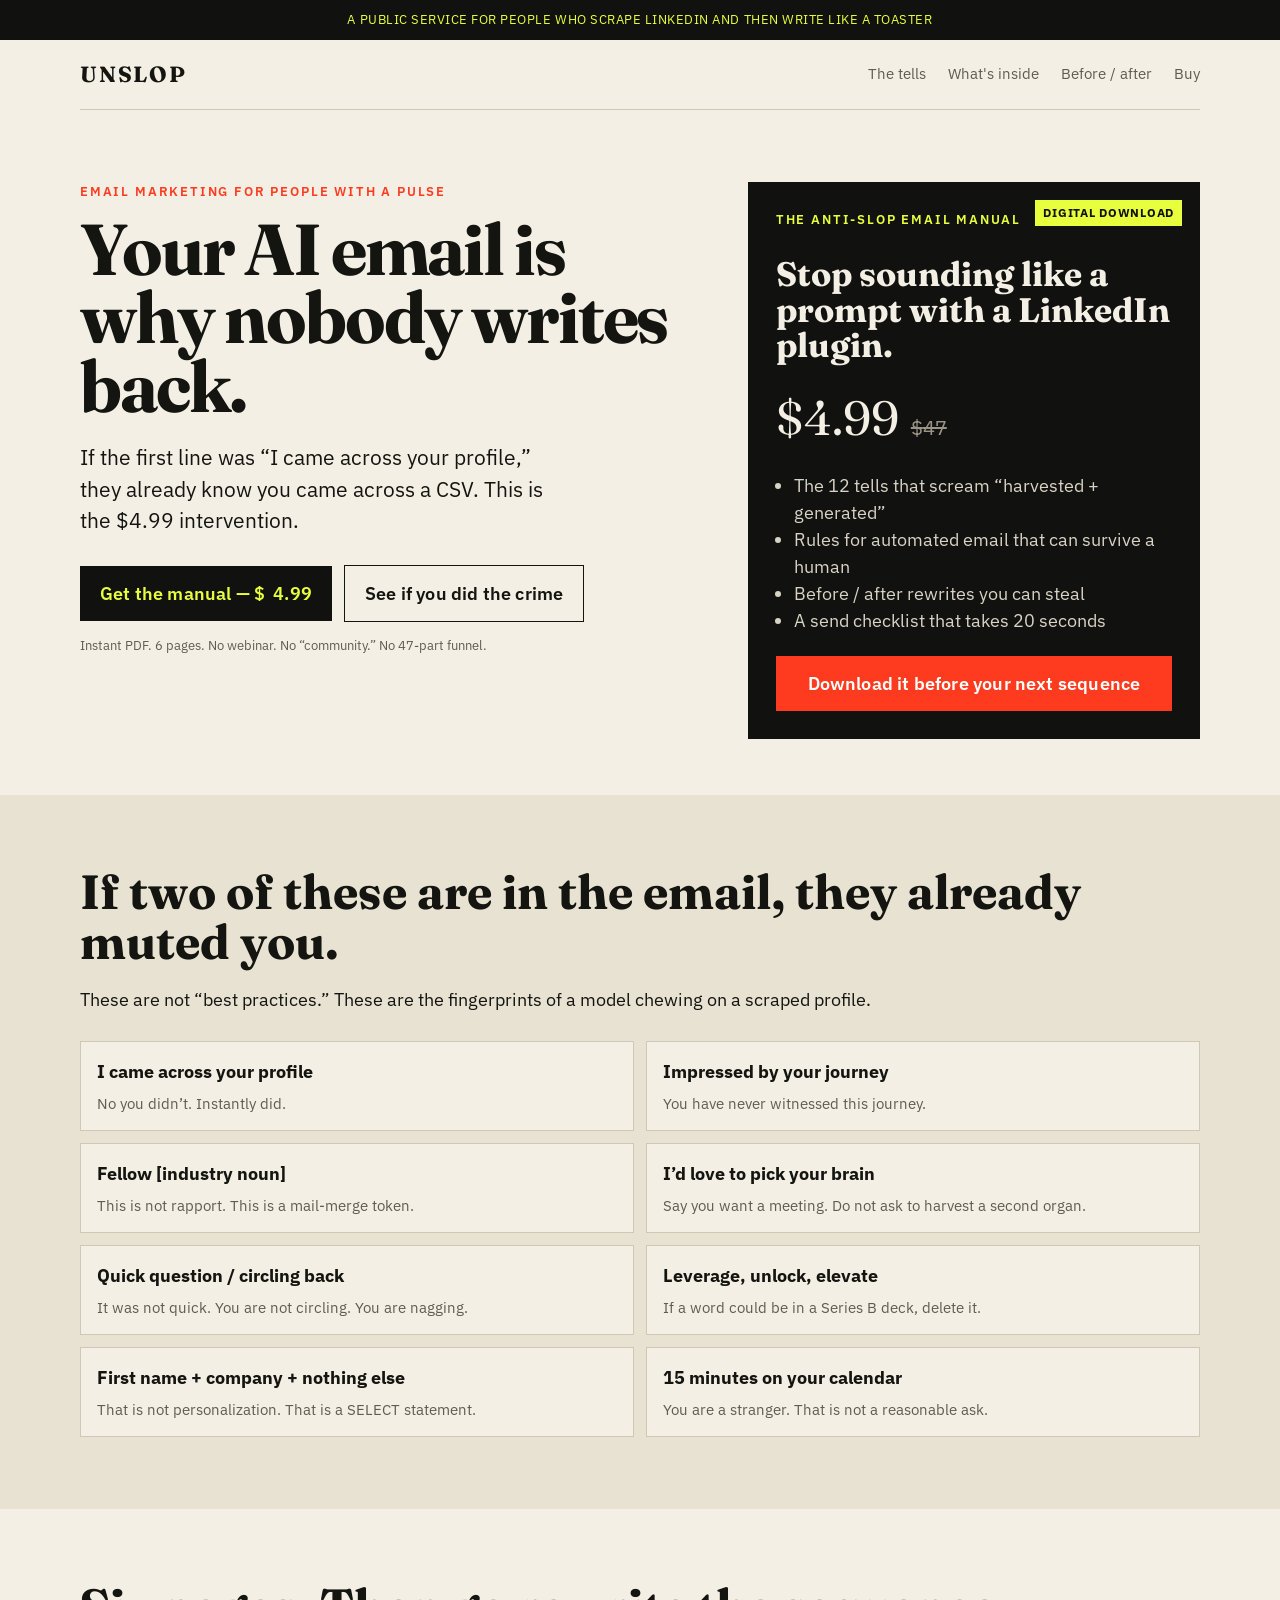
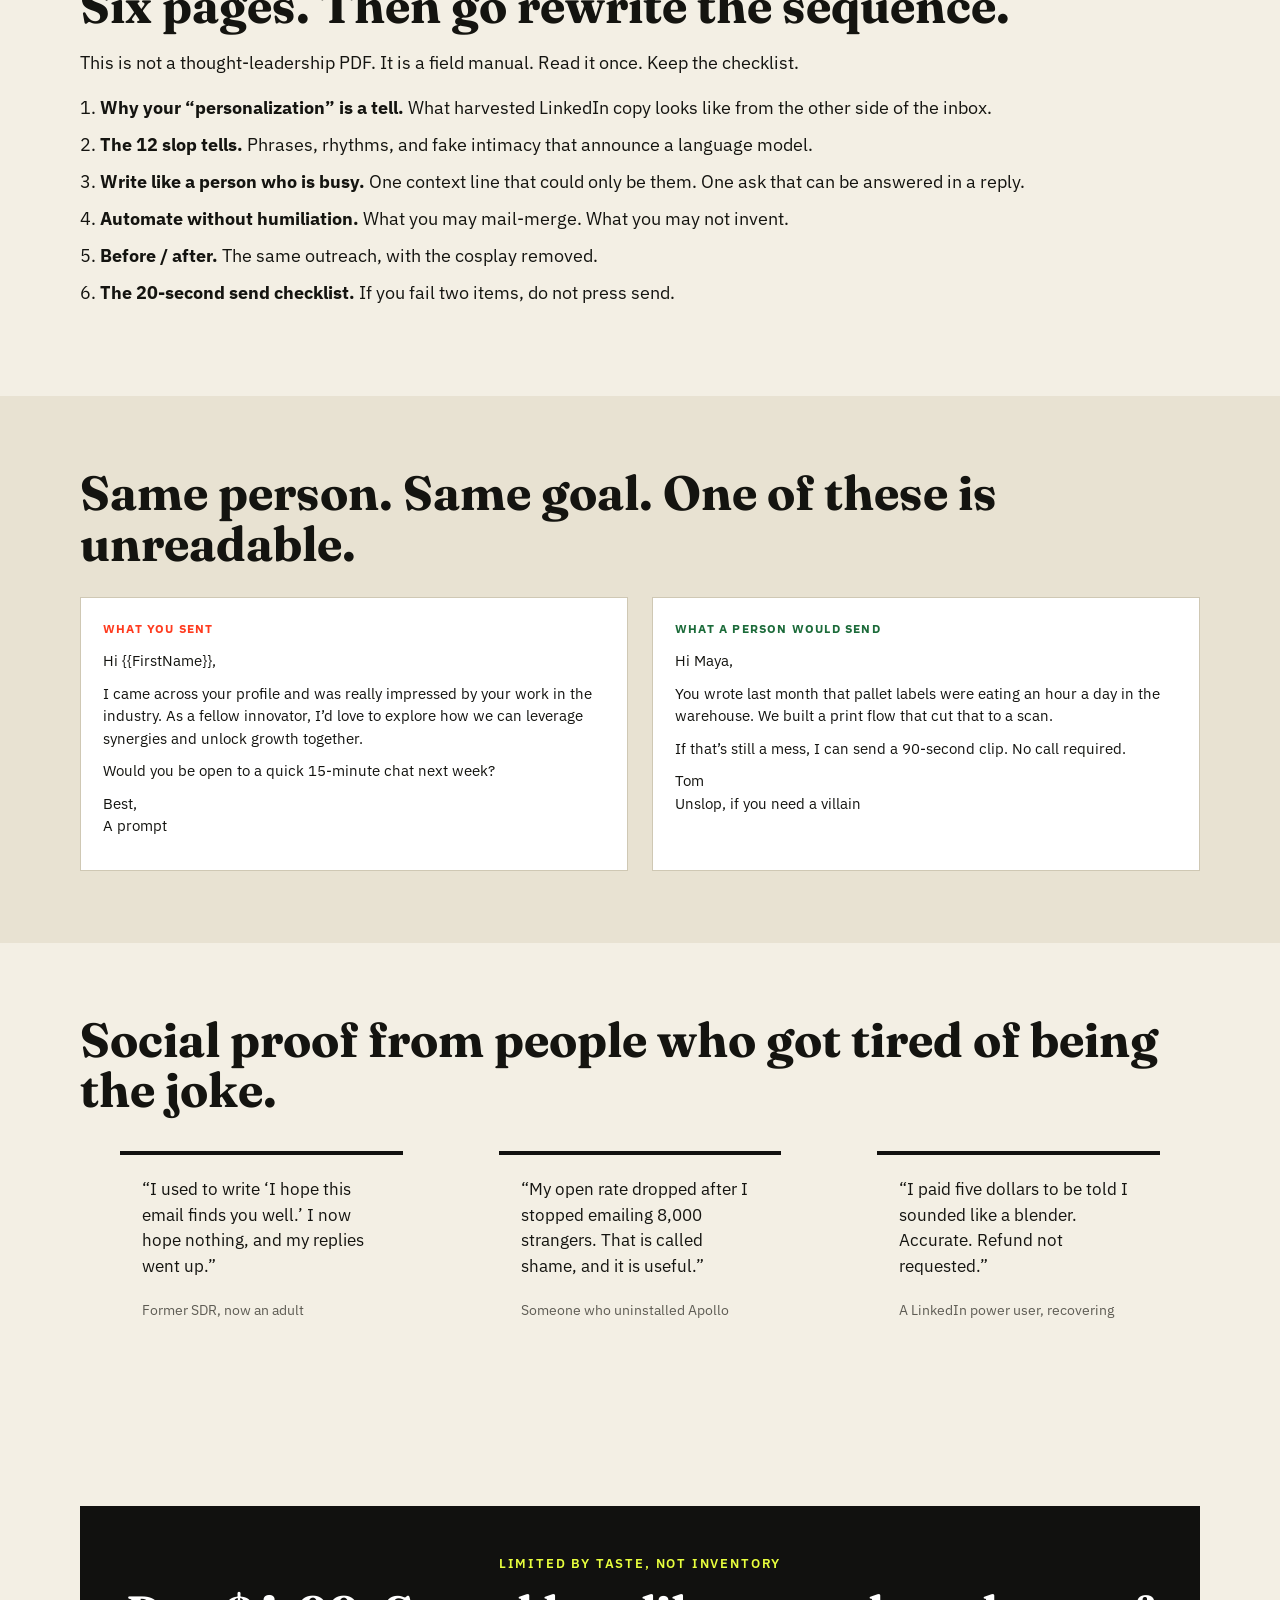
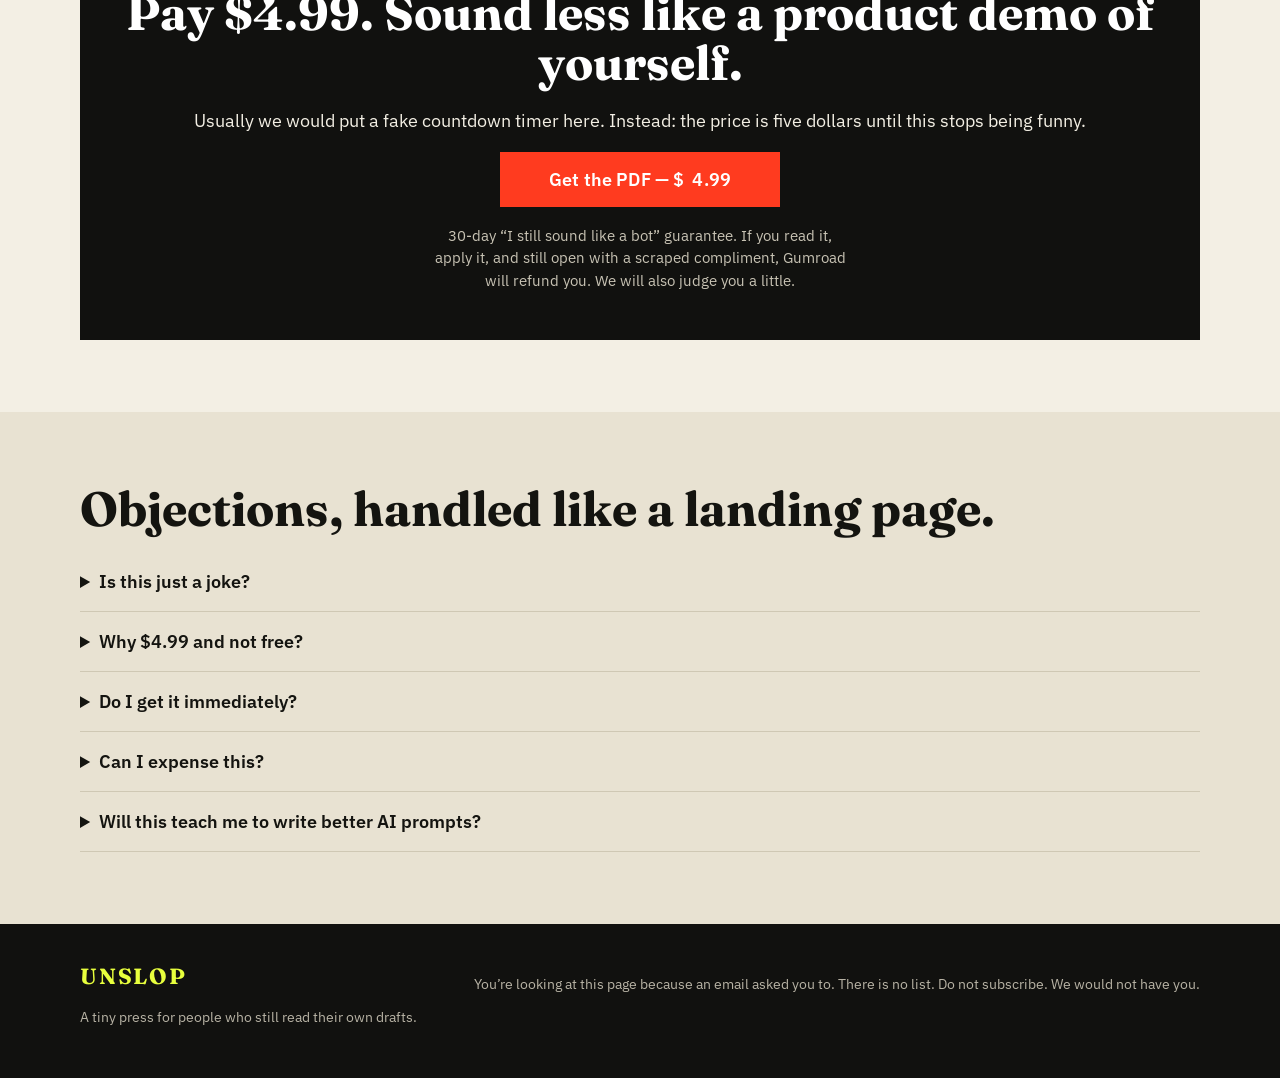
<file: index.html>
<!DOCTYPE html>
<html lang="en">
<head>
  <meta charset="utf-8">
  <meta name="viewport" content="width=device-width, initial-scale=1">
  <title>UNSLOP — The Anti-Slop Email Manual</title>
  <meta name="description" content="A short, brutal manual for people who automate email and still want to sound like a person. $4.99.">
  <link rel="icon" href="assets/favicon.svg" type="image/svg+xml">
  <link rel="preconnect" href="https://fonts.googleapis.com">
  <link rel="preconnect" href="https://fonts.gstatic.com" crossorigin>
  <link href="https://fonts.googleapis.com/css2?family=Fraunces:opsz,wght@9..144,600;9..144,700&family=IBM+Plex+Sans:wght@400;600;700&display=swap" rel="stylesheet">
  <link rel="stylesheet" href="styles.css">
</head>
<body>
  <div class="announcement">A public service for people who scrape LinkedIn and then write like a toaster</div>

  <header class="wrap nav">
    <a class="logo" href="./">UNSLOP</a>
    <nav class="nav-links">
      <a href="#tells">The tells</a>
      <a href="#inside">What's inside</a>
      <a href="#rewrite">Before / after</a>
      <a href="#buy">Buy</a>
    </nav>
  </header>

  <main>
    <section class="wrap hero">
      <div>
        <p class="kicker">Email marketing for people with a pulse</p>
        <h1>Your AI email is why nobody writes back.</h1>
        <p class="lede">If the first line was “I came across your profile,” they already know you came across a CSV. This is the $4.99 intervention.</p>
        <div class="hero-actions">
          <a class="btn js-buy" href="#buy">Get the manual — $<span class="js-price">4.99</span></a>
          <a class="btn btn-ghost" href="#tells">See if you did the crime</a>
        </div>
        <p class="fine">Instant PDF. 6 pages. No webinar. No “community.” No 47-part funnel.</p>
        <div class="setup-banner">Checkout is not connected yet. Open <code>config.js</code> and paste your Gumroad product URL. See <code>SETUP.md</code>.</div>
      </div>

      <aside class="product-card">
        <div class="badge">Digital download</div>
        <p class="kicker" style="color:#e8ff3d;">The Anti-Slop Email Manual</p>
        <h2>Stop sounding like a prompt with a LinkedIn plugin.</h2>
        <div class="price-row">
          <div class="price">$<span class="js-price">4.99</span></div>
          <div class="compare">$<span class="js-compare">47</span></div>
        </div>
        <ul>
          <li>The 12 tells that scream “harvested + generated”</li>
          <li>Rules for automated email that can survive a human</li>
          <li>Before / after rewrites you can steal</li>
          <li>A send checklist that takes 20 seconds</li>
        </ul>
        <a class="btn btn-hot js-buy" href="#buy">Download it before your next sequence</a>
      </aside>
    </section>

    <section id="tells" class="section section-alt">
      <div class="wrap">
        <h2>If two of these are in the email, they already muted you.</h2>
        <p>These are not “best practices.” These are the fingerprints of a model chewing on a scraped profile.</p>
        <div class="tells">
          <div class="tell"><strong>I came across your profile</strong><span>No you didn’t. Instantly did.</span></div>
          <div class="tell"><strong>Impressed by your journey</strong><span>You have never witnessed this journey.</span></div>
          <div class="tell"><strong>Fellow [industry noun]</strong><span>This is not rapport. This is a mail-merge token.</span></div>
          <div class="tell"><strong>I’d love to pick your brain</strong><span>Say you want a meeting. Do not ask to harvest a second organ.</span></div>
          <div class="tell"><strong>Quick question / circling back</strong><span>It was not quick. You are not circling. You are nagging.</span></div>
          <div class="tell"><strong>Leverage, unlock, elevate</strong><span>If a word could be in a Series B deck, delete it.</span></div>
          <div class="tell"><strong>First name + company + nothing else</strong><span>That is not personalization. That is a SELECT statement.</span></div>
          <div class="tell"><strong>15 minutes on your calendar</strong><span>You are a stranger. That is not a reasonable ask.</span></div>
        </div>
      </div>
    </section>

    <section id="inside" class="section">
      <div class="wrap contents">
        <h2>Six pages. Then go rewrite the sequence.</h2>
        <p>This is not a thought-leadership PDF. It is a field manual. Read it once. Keep the checklist.</p>
        <ol>
          <li><strong>Why your “personalization” is a tell.</strong> What harvested LinkedIn copy looks like from the other side of the inbox.</li>
          <li><strong>The 12 slop tells.</strong> Phrases, rhythms, and fake intimacy that announce a language model.</li>
          <li><strong>Write like a person who is busy.</strong> One context line that could only be them. One ask that can be answered in a reply.</li>
          <li><strong>Automate without humiliation.</strong> What you may mail-merge. What you may not invent.</li>
          <li><strong>Before / after.</strong> The same outreach, with the cosplay removed.</li>
          <li><strong>The 20-second send checklist.</strong> If you fail two items, do not press send.</li>
        </ol>
      </div>
    </section>

    <section id="rewrite" class="section section-alt">
      <div class="wrap">
        <h2>Same person. Same goal. One of these is unreadable.</h2>
        <div class="split">
          <article class="mail bad">
            <div class="label">What you sent</div>
            <p>Hi {{FirstName}},</p>
            <p>I came across your profile and was really impressed by your work in the industry. As a fellow innovator, I’d love to explore how we can leverage synergies and unlock growth together.</p>
            <p>Would you be open to a quick 15-minute chat next week?</p>
            <p>Best,<br>A prompt</p>
          </article>
          <article class="mail good">
            <div class="label">What a person would send</div>
            <p>Hi Maya,</p>
            <p>You wrote last month that pallet labels were eating an hour a day in the warehouse. We built a print flow that cut that to a scan.</p>
            <p>If that’s still a mess, I can send a 90-second clip. No call required.</p>
            <p>Tom<br>Unslop, if you need a villain</p>
          </article>
        </div>
      </div>
    </section>

    <section class="section">
      <div class="wrap">
        <h2>Social proof from people who got tired of being the joke.</h2>
        <div class="quotes">
          <figure class="quote">
            <p>“I used to write ‘I hope this email finds you well.’ I now hope nothing, and my replies went up.”</p>
            <cite>Former SDR, now an adult</cite>
          </figure>
          <figure class="quote">
            <p>“My open rate dropped after I stopped emailing 8,000 strangers. That is called shame, and it is useful.”</p>
            <cite>Someone who uninstalled Apollo</cite>
          </figure>
          <figure class="quote">
            <p>“I paid five dollars to be told I sounded like a blender. Accurate. Refund not requested.”</p>
            <cite>A LinkedIn power user, recovering</cite>
          </figure>
        </div>
      </div>
    </section>

    <section id="buy" class="section">
      <div class="wrap">
        <div class="buy-block">
          <p class="kicker" style="color:#e8ff3d;">Limited by taste, not inventory</p>
          <h2>Pay $4.99. Sound less like a product demo of yourself.</h2>
          <p>Usually we would put a fake countdown timer here. Instead: the price is five dollars until this stops being funny.</p>
          <p><a class="btn btn-hot js-buy" href="#buy">Get the PDF — $<span class="js-price">4.99</span></a></p>
          <p class="guarantee">30-day “I still sound like a bot” guarantee. If you read it, apply it, and still open with a scraped compliment, Gumroad will refund you. We will also judge you a little.</p>
        </div>
      </div>
    </section>

    <section class="section section-alt faq">
      <div class="wrap">
        <h2>Objections, handled like a landing page.</h2>
        <details>
          <summary>Is this just a joke?</summary>
          <p>The tone is a joke. The advice is not. If you are paying tools to send slop, five dollars to stop is the cheapest line item in the stack.</p>
        </details>
        <details>
          <summary>Why $4.99 and not free?</summary>
          <p>Free PDFs get collected and ignored. Five dollars is a filter. Also, you invoiced a stranger’s attention. This is a taste of the other direction.</p>
        </details>
        <details>
          <summary>Do I get it immediately?</summary>
          <p>Yes. Gumroad emails the PDF after payment. Check spam if your life is consistent.</p>
        </details>
        <details>
          <summary>Can I expense this?</summary>
          <p>Yes. Category: “continuing education” or “consequences.”</p>
        </details>
        <details>
          <summary>Will this teach me to write better AI prompts?</summary>
          <p>No. It will teach you when not to use one. That is the product.</p>
        </details>
      </div>
    </section>
  </main>

  <footer>
    <div class="wrap foot-grid">
      <div>
        <div class="logo">UNSLOP</div>
        <p>A tiny press for people who still read their own drafts.</p>
      </div>
      <p>You’re looking at this page because an email asked you to. There is no list. Do not subscribe. We would not have you.</p>
    </div>
  </footer>

  <div class="sticky-buy">
    <strong>The Anti-Slop Email Manual</strong>
    <a class="btn js-buy" href="#buy">$<span class="js-price">4.99</span> — get the PDF</a>
  </div>

  <script src="config.js"></script>
  <script src="site.js"></script>
</body>
</html>
</file>
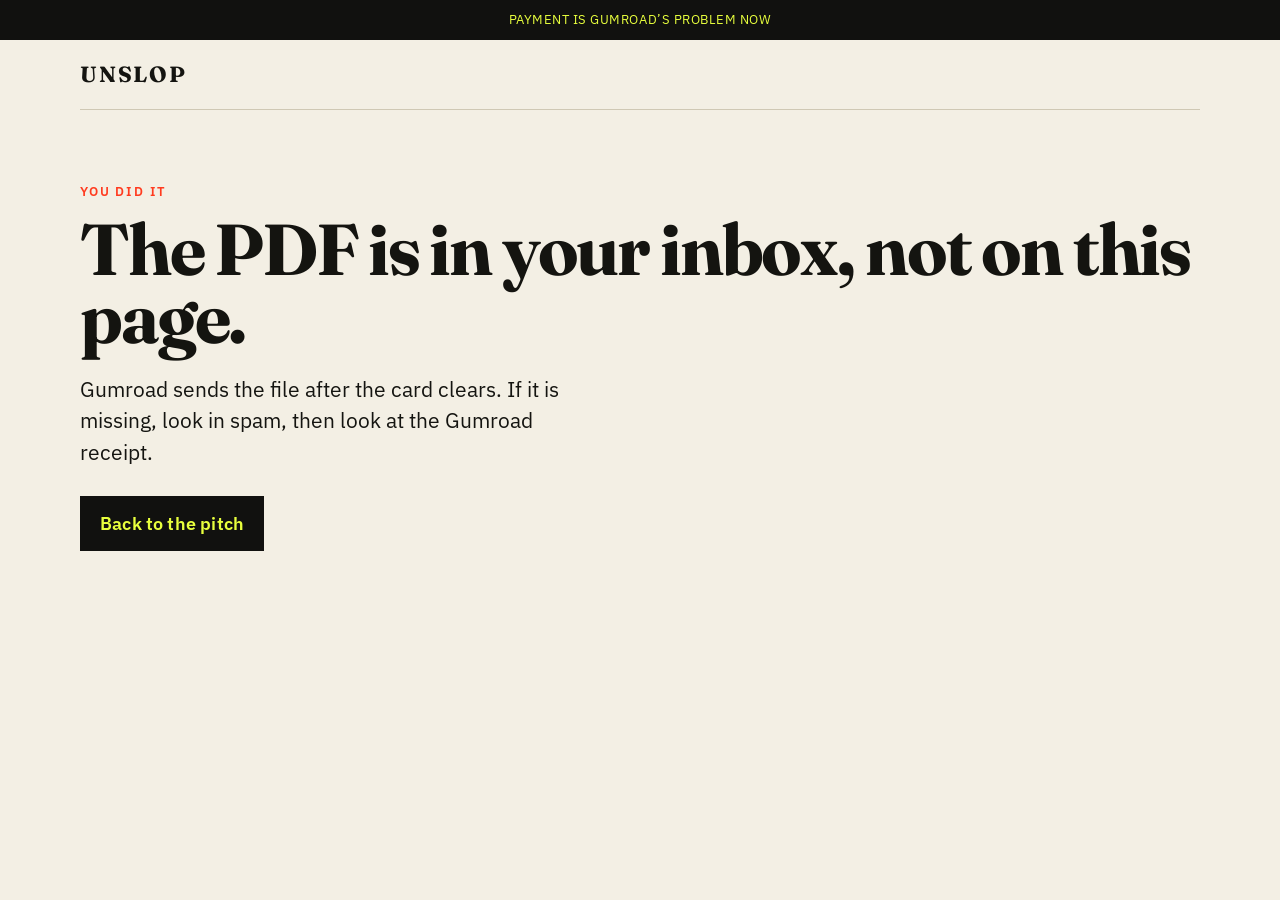
<file: thanks.html>
<!DOCTYPE html>
<html lang="en">
<head>
  <meta charset="utf-8">
  <meta name="viewport" content="width=device-width, initial-scale=1">
  <title>Check your email — UNSLOP</title>
  <link rel="icon" href="assets/favicon.svg" type="image/svg+xml">
  <link rel="preconnect" href="https://fonts.googleapis.com">
  <link rel="preconnect" href="https://fonts.gstatic.com" crossorigin>
  <link href="https://fonts.googleapis.com/css2?family=Fraunces:opsz,wght@9..144,700&family=IBM+Plex+Sans:wght@400;600&display=swap" rel="stylesheet">
  <link rel="stylesheet" href="styles.css">
</head>
<body>
  <div class="announcement">Payment is Gumroad’s problem now</div>
  <header class="wrap nav">
    <a class="logo" href="./">UNSLOP</a>
  </header>
  <main class="wrap section">
    <p class="kicker">You did it</p>
    <h1>The PDF is in your inbox, not on this page.</h1>
    <p class="lede">Gumroad sends the file after the card clears. If it is missing, look in spam, then look at the Gumroad receipt.</p>
    <p><a class="btn" href="./">Back to the pitch</a></p>
  </main>
</body>
</html>
</file>
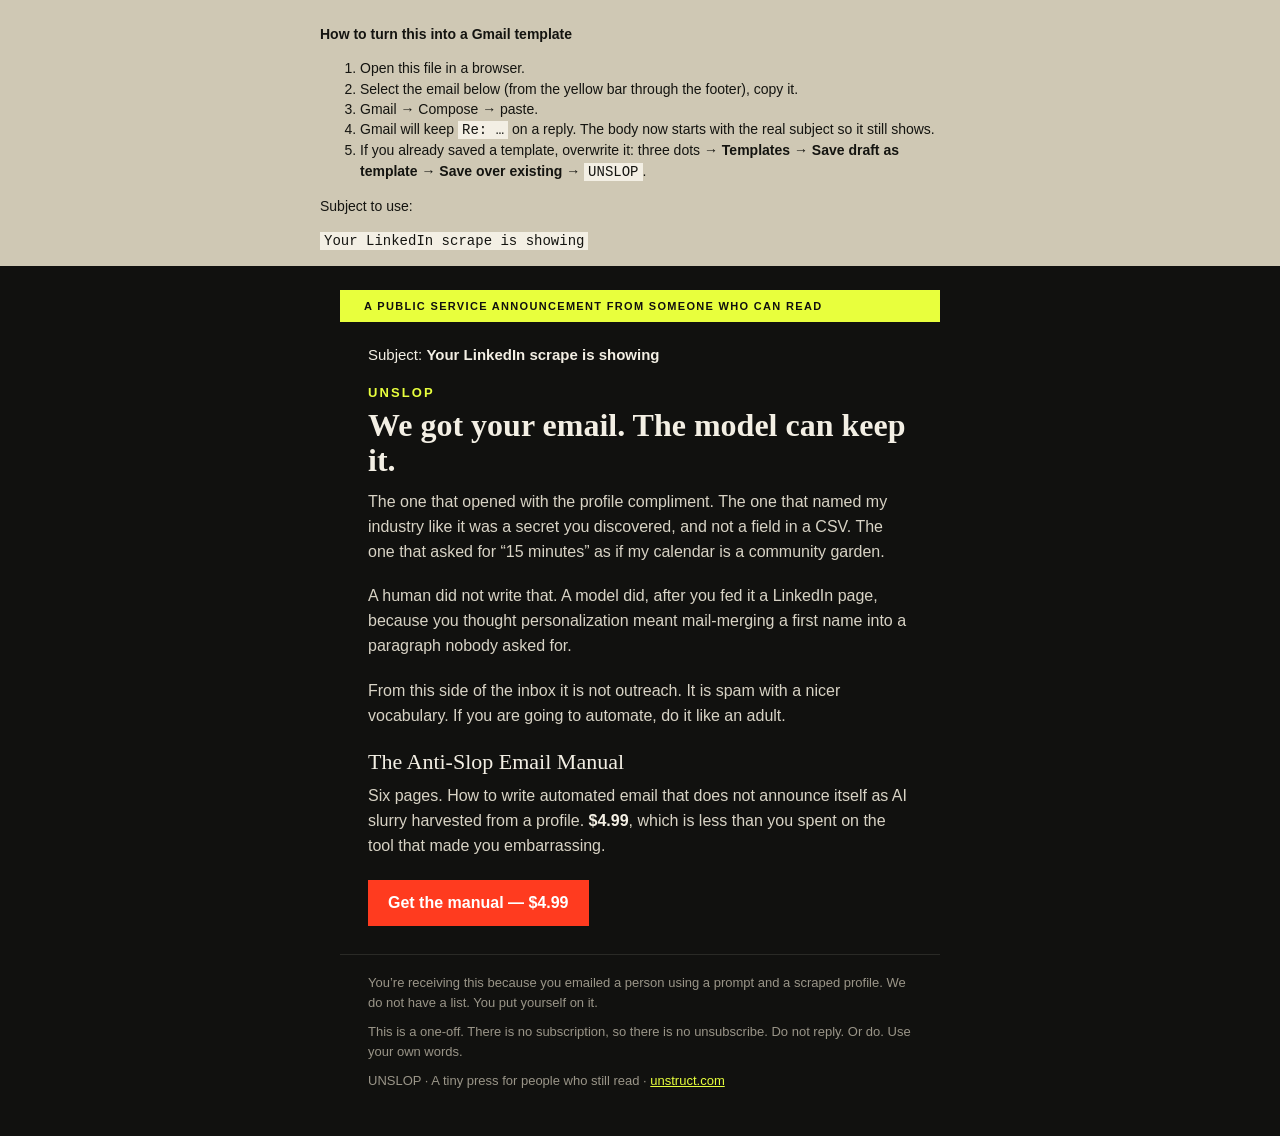
<file: email/template.html>
<!DOCTYPE html>
<html lang="en">
<head>
  <meta charset="utf-8">
  <meta name="viewport" content="width=device-width, initial-scale=1">
  <title>UNSLOP Gmail template — copy this into Gmail</title>
  <style>
    body { margin: 0; background: #cfc8b4; font-family: Arial, sans-serif; }
    .help {
      max-width: 640px;
      margin: 24px auto 12px;
      color: #141410;
      font-size: 14px;
      line-height: 1.45;
    }
    .help code { background: #f3efe4; padding: 1px 4px; }
  </style>
</head>
<body>
  <div class="help">
    <p><strong>How to turn this into a Gmail template</strong></p>
    <ol>
      <li>Open this file in a browser.</li>
      <li>Select the email below (from the yellow bar through the footer), copy it.</li>
      <li>Gmail → Compose → paste.</li>
      <li>Gmail will keep <code>Re: …</code> on a reply. The body now starts with the real subject so it still shows.</li>
      <li>If you already saved a template, overwrite it: three dots → <strong>Templates → Save draft as template → Save over existing</strong> → <code>UNSLOP</code>.</li>
    </ol>
    <p>Subject to use:</p>
    <p><code>Your LinkedIn scrape is showing</code></p>
  </div>

  <!-- Copy from here -->
  <center id="email">
    <table role="presentation" cellpadding="0" cellspacing="0" border="0" width="100%" style="background:#11110f;padding:24px 0;">
      <tr>
        <td align="center">
          <table role="presentation" cellpadding="0" cellspacing="0" border="0" width="600" style="width:600px;max-width:100%;background:#11110f;color:#f3efe4;font-family:Georgia,Times,serif;">
            <tr>
              <td style="background:#e8ff3d;color:#11110f;font-family:Arial,Helvetica,sans-serif;font-size:11px;letter-spacing:0.12em;text-transform:uppercase;font-weight:700;padding:10px 24px;">
                A public service announcement from someone who can read
              </td>
            </tr>
            <tr>
              <td style="padding:22px 28px 0;font-family:Arial,Helvetica,sans-serif;font-size:15px;line-height:1.4;color:#f3efe4;">
                Subject: <strong>Your LinkedIn scrape is showing</strong>
              </td>
            </tr>
            <tr>
              <td style="padding:20px 28px 8px;font-family:Arial,Helvetica,sans-serif;font-size:13px;letter-spacing:0.16em;font-weight:700;color:#e8ff3d;">
                UNSLOP
              </td>
            </tr>
            <tr>
              <td style="padding:0 28px 12px;font-size:32px;line-height:1.1;font-weight:700;">
                We got your email. The model can keep it.
              </td>
            </tr>
            <tr>
              <td style="padding:0 28px 20px;font-family:Arial,Helvetica,sans-serif;font-size:16px;line-height:1.55;color:#d8d3c5;">
                The one that opened with the profile compliment. The one that named my industry like it was a secret you discovered, and not a field in a CSV. The one that asked for “15 minutes” as if my calendar is a community garden.
              </td>
            </tr>
            <tr>
              <td style="padding:0 28px 20px;font-family:Arial,Helvetica,sans-serif;font-size:16px;line-height:1.55;color:#d8d3c5;">
                A human did not write that. A model did, after you fed it a LinkedIn page, because you thought personalization meant mail-merging a first name into a paragraph nobody asked for.
              </td>
            </tr>
            <tr>
              <td style="padding:0 28px 20px;font-family:Arial,Helvetica,sans-serif;font-size:16px;line-height:1.55;color:#d8d3c5;">
                From this side of the inbox it is not outreach. It is spam with a nicer vocabulary. If you are going to automate, do it like an adult.
              </td>
            </tr>
            <tr>
              <td style="padding:0 28px 8px;font-size:22px;line-height:1.25;">
                The Anti-Slop Email Manual
              </td>
            </tr>
            <tr>
              <td style="padding:0 28px 22px;font-family:Arial,Helvetica,sans-serif;font-size:16px;line-height:1.55;color:#d8d3c5;">
                Six pages. How to write automated email that does not announce itself as AI slurry harvested from a profile. <strong style="color:#f3efe4;">$4.99</strong>, which is less than you spent on the tool that made you embarrassing.
              </td>
            </tr>
            <tr>
              <td style="padding:0 28px 28px;" align="left">
                <a href="https://unstruct.com/" style="display:inline-block;background:#ff3b1f;color:#ffffff;text-decoration:none;font-family:Arial,Helvetica,sans-serif;font-size:16px;font-weight:700;padding:14px 20px;">
                  Get the manual — $4.99
                </a>
              </td>
            </tr>
            <tr>
              <td style="padding:0 28px 24px;font-family:Arial,Helvetica,sans-serif;font-size:13px;line-height:1.5;color:#9a9588;border-top:1px solid #2a2a26;">
                <p style="margin:18px 0 0;">You’re receiving this because you emailed a person using a prompt and a scraped profile. We do not have a list. You put yourself on it.</p>
                <p style="margin:10px 0 0;">This is a one-off. There is no subscription, so there is no unsubscribe. Do not reply. Or do. Use your own words.</p>
                <p style="margin:10px 0 0;">UNSLOP · A tiny press for people who still read · <a href="https://unstruct.com/" style="color:#e8ff3d;">unstruct.com</a></p>
              </td>
            </tr>
          </table>
        </td>
      </tr>
    </table>
  </center>
  <!-- Copy to here -->
</body>
</html>
</file>
<file: styles.css>
:root {
  --ink: #141410;
  --paper: #f3efe4;
  --paper-2: #e8e2d2;
  --black: #11110f;
  --muted: #5e5c54;
  --line: #cfc8b4;
  --acid: #e8ff3d;
  --hot: #ff3b1f;
  --ok: #1c6b3a;
  --max: 1120px;
}

* { box-sizing: border-box; }
html { scroll-behavior: smooth; }
body {
  margin: 0;
  color: var(--ink);
  background: var(--paper);
  font-family: "IBM Plex Sans", Helvetica, Arial, sans-serif;
  font-size: 18px;
  line-height: 1.5;
  min-width: 320px;
}

img { max-width: 100%; }
a { color: inherit; }
button, .btn { font: inherit; }

.wrap {
  width: min(var(--max), calc(100% - 32px));
  margin: 0 auto;
}

.announcement {
  background: var(--black);
  color: var(--acid);
  text-align: center;
  padding: 10px 16px;
  font-size: 13px;
  letter-spacing: 0.04em;
  text-transform: uppercase;
}

.nav {
  display: flex;
  justify-content: space-between;
  align-items: center;
  padding: 18px 0;
  border-bottom: 1px solid var(--line);
}
.logo {
  font-family: Fraunces, Georgia, serif;
  font-weight: 700;
  font-size: 22px;
  letter-spacing: 0.08em;
  text-decoration: none;
}
.nav-links { display: flex; gap: 22px; font-size: 15px; }
.nav-links a { text-decoration: none; color: var(--muted); }
.nav-links a:hover { color: var(--ink); }

.hero {
  display: grid;
  grid-template-columns: 1.15fr 0.85fr;
  gap: 56px;
  padding: 72px 0 56px;
  align-items: start;
}
.kicker {
  font-size: 13px;
  letter-spacing: 0.14em;
  text-transform: uppercase;
  color: var(--hot);
  font-weight: 600;
  margin: 0 0 14px;
}
h1, h2, h3, .serif { font-family: Fraunces, Georgia, serif; }
h1 {
  font-size: clamp(40px, 6vw, 72px);
  line-height: 0.95;
  letter-spacing: -0.03em;
  margin: 0 0 22px;
  font-weight: 700;
}
.lede {
  font-size: 21px;
  max-width: 38ch;
  margin: 0 0 28px;
}
.hero-actions { display: flex; gap: 12px; flex-wrap: wrap; align-items: center; }
.fine {
  font-size: 13px;
  color: var(--muted);
  margin: 14px 0 0;
}

.btn {
  display: inline-flex;
  align-items: center;
  justify-content: center;
  gap: 8px;
  background: var(--black);
  color: var(--acid);
  text-decoration: none;
  border: 0;
  padding: 14px 20px;
  font-weight: 600;
  letter-spacing: 0.01em;
  cursor: pointer;
}
.btn:hover { transform: translateY(-1px); }
.btn-hot { background: var(--hot); color: white; }
.btn-ghost {
  background: transparent;
  color: var(--ink);
  border: 1px solid var(--ink);
}

.product-card {
  background: var(--black);
  color: var(--paper);
  padding: 28px;
  position: relative;
}
.product-card .badge {
  position: absolute;
  top: 18px;
  right: 18px;
  background: var(--acid);
  color: var(--black);
  font-size: 12px;
  font-weight: 700;
  padding: 4px 8px;
  letter-spacing: 0.06em;
  text-transform: uppercase;
}
.product-card h2 {
  font-size: 34px;
  margin: 28px 0 8px;
  line-height: 1.05;
}
.price-row { display: flex; align-items: baseline; gap: 12px; margin: 18px 0; }
.price { font-size: 48px; font-family: Fraunces, Georgia, serif; }
.compare {
  color: #9a9588;
  text-decoration: line-through;
  font-size: 20px;
}
.product-card ul { margin: 0 0 22px; padding-left: 18px; color: #d8d3c5; }
.product-card .btn { width: 100%; }

.section { padding: 72px 0; }
.section-alt { background: var(--paper-2); }
.section h2 {
  font-size: clamp(32px, 4vw, 48px);
  line-height: 1.05;
  margin: 0 0 18px;
}

.tells {
  display: grid;
  grid-template-columns: 1fr 1fr;
  gap: 12px;
  margin-top: 28px;
}
.tell {
  background: var(--paper);
  border: 1px solid var(--line);
  padding: 16px 16px 14px;
}
.tell strong { display: block; margin-bottom: 4px; }
.tell span { color: var(--muted); font-size: 15px; }

.split {
  display: grid;
  grid-template-columns: 1fr 1fr;
  gap: 24px;
  margin-top: 28px;
}
.mail {
  border: 1px solid var(--line);
  background: white;
  padding: 22px;
  font-size: 15px;
}
.mail .label {
  font-size: 12px;
  letter-spacing: 0.1em;
  text-transform: uppercase;
  font-weight: 700;
  margin-bottom: 12px;
}
.mail.bad .label { color: var(--hot); }
.mail.good .label { color: var(--ok); }
.mail p { margin: 0 0 10px; }

.contents ol { padding-left: 20px; }
.contents li { margin: 10px 0; }

.quotes {
  display: grid;
  grid-template-columns: repeat(3, 1fr);
  gap: 16px;
}
.quote {
  background: var(--paper);
  padding: 22px;
  border-top: 4px solid var(--black);
}
.quote p { margin: 0 0 16px; font-size: 17px; }
.quote cite { color: var(--muted); font-style: normal; font-size: 14px; }

.buy-block {
  background: var(--black);
  color: var(--paper);
  padding: 48px 28px;
  text-align: center;
}
.buy-block h2 { color: white; }
.buy-block .btn { min-width: 280px; }
.guarantee {
  max-width: 46ch;
  margin: 18px auto 0;
  color: #c8c3b4;
  font-size: 15px;
}

.faq details {
  border-bottom: 1px solid var(--line);
  padding: 16px 0;
}
.faq summary { cursor: pointer; font-weight: 600; }
.faq p { color: var(--muted); margin: 10px 0 0; }

footer {
  background: var(--black);
  color: #b8b3a5;
  padding: 36px 0;
  font-size: 14px;
}
footer .logo { color: var(--acid); }
.foot-grid {
  display: flex;
  justify-content: space-between;
  gap: 24px;
  flex-wrap: wrap;
}

.setup-banner {
  display: none;
  background: #fff3bf;
  border: 1px solid #e0c200;
  padding: 12px 16px;
  margin: 16px 0 0;
  font-size: 15px;
}
body.needs-setup .setup-banner { display: block; }

.sticky-buy {
  display: none;
  position: fixed;
  bottom: 0;
  left: 0;
  right: 0;
  background: var(--black);
  color: white;
  padding: 10px 16px;
  justify-content: space-between;
  align-items: center;
  z-index: 20;
}
.sticky-buy .btn { padding: 10px 16px; }

@media (max-width: 860px) {
  .hero, .tells, .split, .quotes { grid-template-columns: 1fr; }
  .nav-links { display: none; }
  .sticky-buy { display: flex; }
  .section { padding: 48px 0; }
  body { padding-bottom: 72px; }
}
</file>
